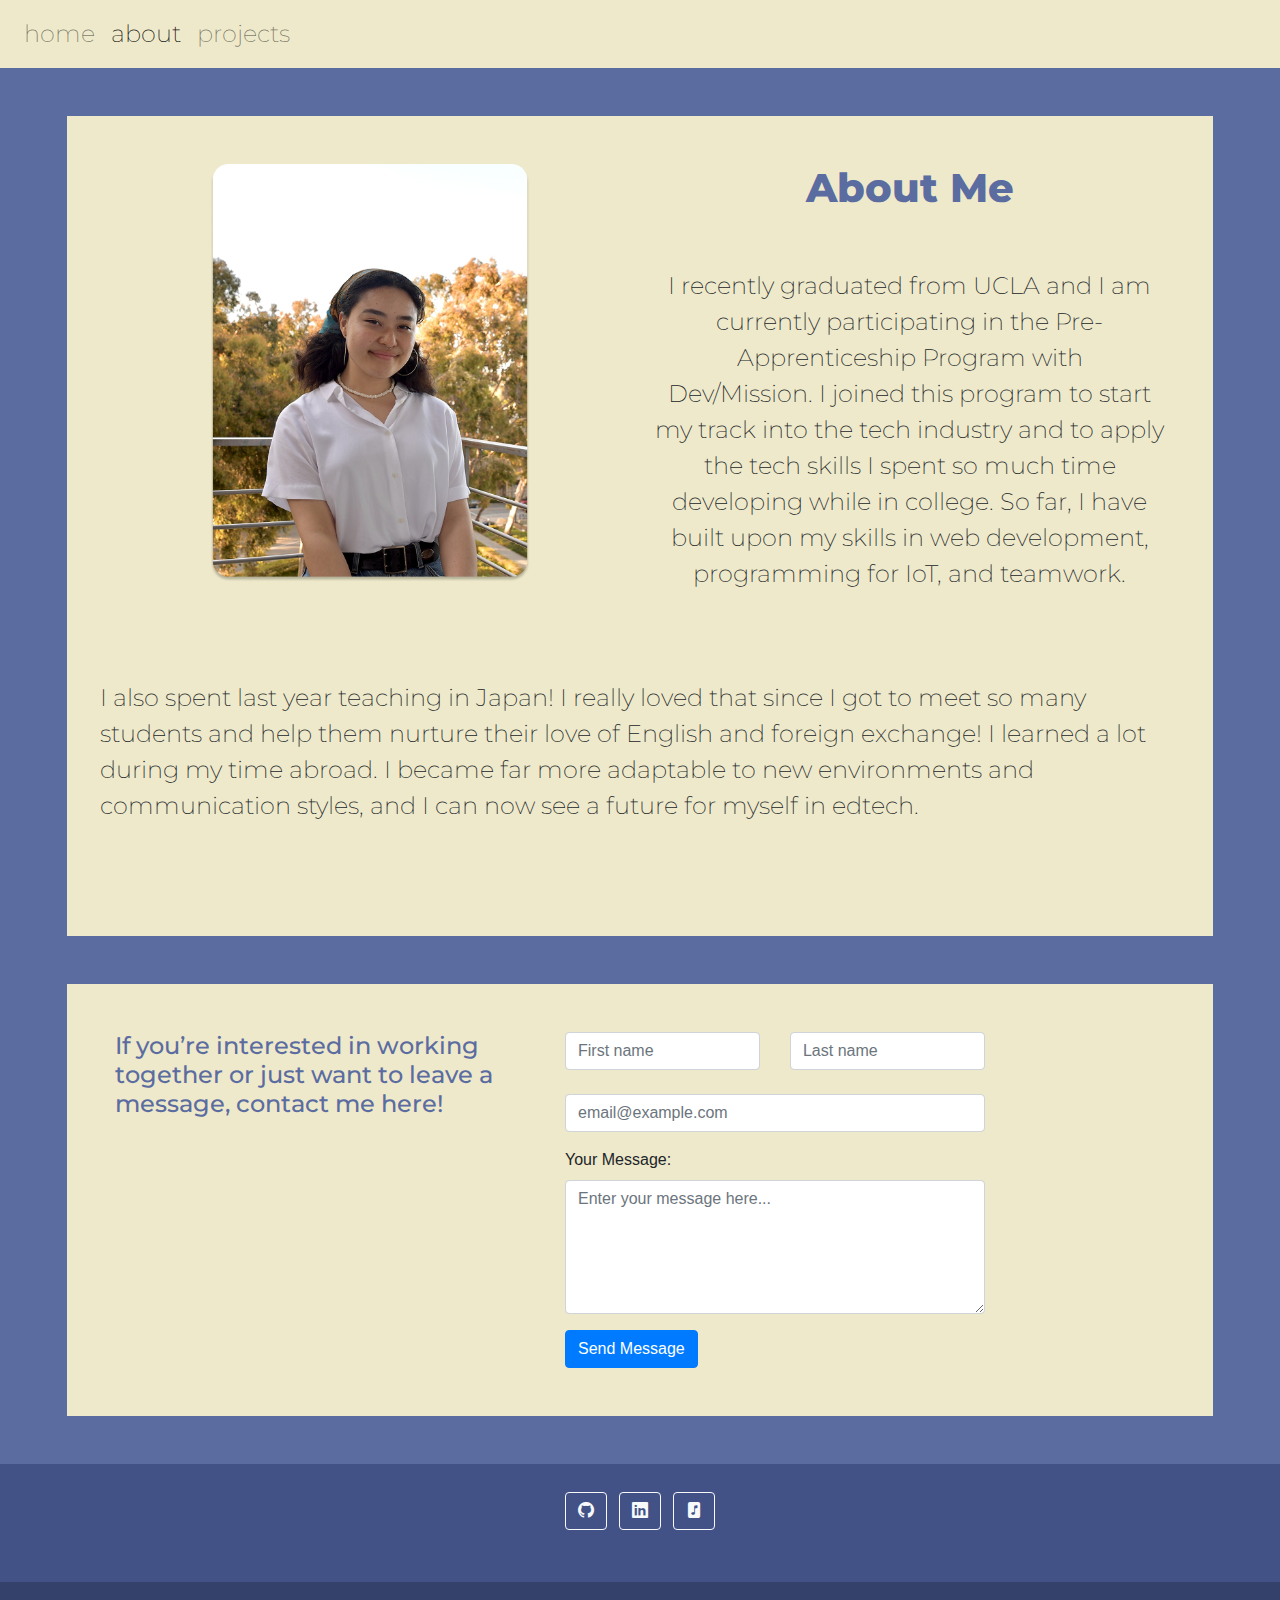
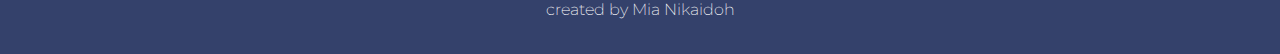
<file: about.html>
<!DOCTYPE html>
<html lang="en">

<head>
  <meta charset="utf-8" />
  <title>About</title>
  <!--add other stuff here, like font etc-->
  <!-- Bootstrap CSS -->
  <link rel="stylesheet" href="https://cdn.jsdelivr.net/npm/bootstrap@4.4.1/dist/css/bootstrap.min.css"
    integrity="sha384-Vkoo8x4CGsO3+Hhxv8T/Q5PaXtkKtu6ug5TOeNV6gBiFeWPGFN9MuhOf23Q9Ifjh" crossorigin="anonymous" />

  <!-- Bootstrap Icons MAY NOT BE NEEDED~-->
  <link href="https://cdn.jsdelivr.net/npm/bootstrap-icons@1.11.3/font/bootstrap-icons.css" rel="stylesheet" />
  <!-- animate.style -->
  <link rel="stylesheet" href="https://cdnjs.cloudflare.com/ajax/libs/animate.css/4.1.1/animate.min.css" />

  <!-- Google Font Import -->
  <link rel="preconnect" href="https://fonts.googleapis.com" />
  <link rel="preconnect" href="https://fonts.gstatic.com" crossorigin />
  <link href="https://fonts.googleapis.com/css2?family=Montserrat:ital,wght@0,100..900;1,100..900&display=swap"
    rel="stylesheet" />

  <!-- Custom CSS -->
  <link href="style.css" rel="stylesheet" />

  <!-- JavaScript -->
  <script src="script.js"></script>
</head>

<body>
  <header>
    <!-- Navbar IDK HOW TO MAKE THE TOGGLE FUNCTIONAL!-->

    <nav class="navbar navbar-expand-lg navbar-light" style="background-color: #eee9ca">
      <!--<a class="navbar-brand" href="#">Navbar</a> can replace w image? -->
      <button class="navbar-toggler" type="button" data-toggle="collapse" data-target="#navbarNav"
        aria-controls="navbarNav" aria-expanded="false" aria-label="Toggle navigation">
        <!--idk how to make the dropdown menu once it collapses!!!-->
        <span class="navbar-toggler-icon"></span>
      </button>
      <div class="collapse navbar-collapse" id="navbarNav">
        <ul class="navbar-nav">
          <li class="nav-item">
            <a class="nav-link" href="index.html">home </a>
          </li>
          <li class="nav-item active">
            <a class="nav-link" href="about.html">about <span class="sr-only">(current)</span></a>
          </li>
          <li class="nav-item">
            <a class="nav-link" href="projects.html">projects </a>
          </li>
        </ul>
      </div>
    </nav>
  </header>

  <main>
    <div class="container my-5 col-12">
      <div class="yellowTextBox p-5 col-11">
        <div class="row text-center">
          <div class="col-md-6">
            <!-- fix this, GITHUB CANT FIND THE IMAGE -->
            <img src="./images/headshot1.png" alt="Mia's headshot" class="headshot" />
          </div>
          <div class="col-md-6">
            <h1 class="animate__animated animate__fadeInDown">About Me</h1>
            <br><br>
            <p>
              I recently graduated from UCLA and I am currently
              participating in the Pre-Apprenticeship Program with
              Dev/Mission. I joined this program to start my track into the
              tech industry and to apply the tech skills I spent so much
              time developing while in college. So far, I have built upon my skills in web development, programming for
              IoT, and teamwork.
            </p>
          </div>
        </div>
        <div class="row my-5">
          <br>
          <p>
            I also spent last year teaching in Japan! I really loved that since
            I got to meet so many students and help them nurture their love of
            English and foreign exchange! I learned a lot during my time abroad.
            I became far more adaptable to new environments and communication styles, and I can now see a future for
            myself in edtech.
          </p>
        </div>
      </div>
    </div>

    <!-- FORM CONTAINER -->
    <div class="container my-5 col-12">
      <div class="yellowTextBox p-5 col-11">
        <div class="row">
          
          <h2 class="col-5">If you’re interested in working together or just want to leave a message, contact me here!</h2>

          <form class="col-5" class="contactForm" action="https://api.web3forms.com/submit" method="POST" id="contactForm">
            <input type="hidden" name="access_key" value="fa328218-5b57-4770-a55a-db8fdec05057">
            <input type="hidden" name="from_name" value="Web3Forms Submission">
            <div class="row">
              <div class="col">
                <input type="text" class="form-control" name="First Name" placeholder="First name" required>
              </div>
              <div class="col">
                <input type="text" class="form-control" name="Last Name" placeholder="Last name">
              </div>
            </div>
            <br>
            <div class="form-group">
              <input type="email" name="email" class="form-control" id="exampleFormControlInput1" placeholder="email@example.com">
            </div>
            <div class="form-group">
              <label for="myTextarea">Your Message:</label>
              <textarea class="form-control" name="message" id="myTextarea" rows="5"
                placeholder="Enter your message here..." required></textarea>
            </div>
            <button class="btn btn-primary" type="submit">Send Message</button>
          </form>
          <div id="formStatus"></div>
        </div>
      </div>
    </div>
  
  </main>

  <footer class=" text-center text-white" style="background-color: #425286;">
    <!-- Grid container -->
    <div class="container p-4 pb-0">
      <!-- Section: Social media -->
      <section class="mb-4">
        <!-- GitHub -->
        <a class="btn btn-outline-light btn-floating m-1" href="https://github.com/mnikaidoh" target="_blank"
          role="button"><i class="bi bi-github"></i></a>

        <!-- Linkedin -->
        <a class="btn btn-outline-light btn-floating m-1" href="https://www.linkedin.com/in/mianikaidoh" target="_blank"
          role="button"><i class="bi bi-linkedin"></i></a>

        <!-- Song Page -->
        <a class="btn btn-outline-light btn-floating m-1" href="https://mnikaidoh.github.io/Mia-Poem-or-Song/" target="_blank"
          role="button"><i class="bi bi-file-music-fill"></i></a>

      </section>
      <!-- Section: Social media -->
    </div>
    <!-- Grid container -->

    <!-- Copyright -->
    <div class="text-center p-3" style="background-color: rgba(0, 0, 0, 0.2);">
      <p class="smallText">
        created by Mia Nikaidoh</p>
    </div>
  </footer>
</body>

</html>
</file>
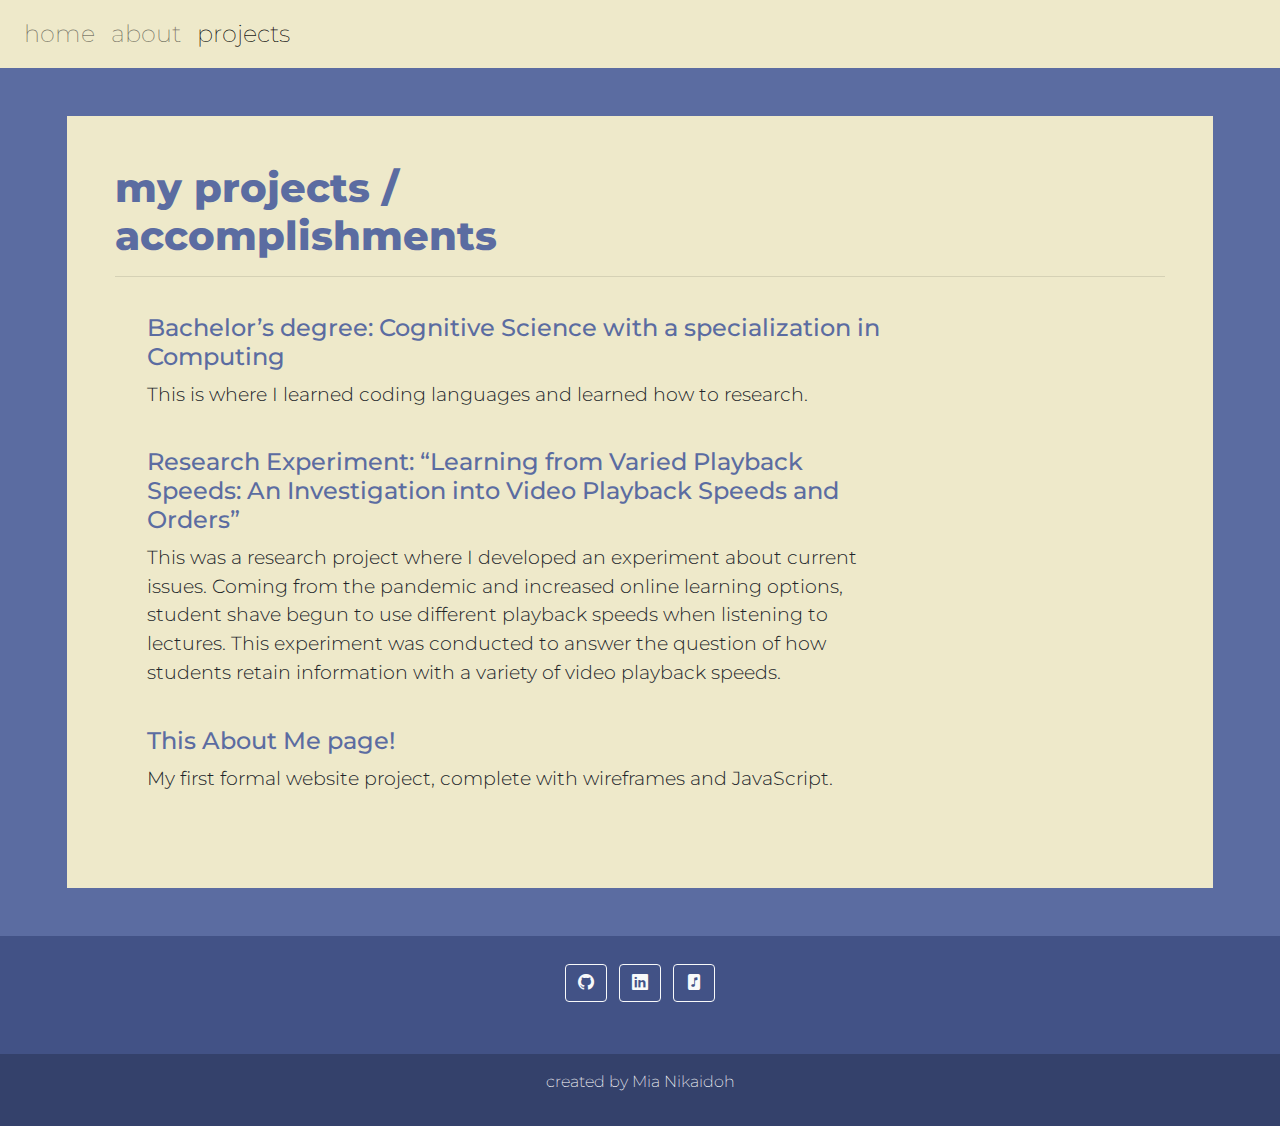
<file: projects.html>
<!DOCTYPE html>
<html lang="en">
  <head>
    <meta charset="utf-8" />
    <title>projects</title>
    <!--add other stuff here, like font etc-->
    <!-- Bootstrap CSS -->
    <link
      rel="stylesheet"
      href="https://cdn.jsdelivr.net/npm/bootstrap@4.4.1/dist/css/bootstrap.min.css"
      integrity="sha384-Vkoo8x4CGsO3+Hhxv8T/Q5PaXtkKtu6ug5TOeNV6gBiFeWPGFN9MuhOf23Q9Ifjh"
      crossorigin="anonymous"
    />

    <!-- Bootstrap Icons MAY NOT BE NEEDED~-->
    <link
      href="https://cdn.jsdelivr.net/npm/bootstrap-icons@1.11.3/font/bootstrap-icons.css"
      rel="stylesheet"
    />
    <!-- animate.style -->
    <link
      rel="stylesheet"
      href="https://cdnjs.cloudflare.com/ajax/libs/animate.css/4.1.1/animate.min.css"
    />

    <!-- Google Font Import -->
    <link rel="preconnect" href="https://fonts.googleapis.com" />
    <link rel="preconnect" href="https://fonts.gstatic.com" crossorigin />
    <link
      href="https://fonts.googleapis.com/css2?family=Montserrat:ital,wght@0,100..900;1,100..900&display=swap"
      rel="stylesheet"
    />

    <!-- Custom CSS -->
    <link href="style.css" rel="stylesheet" />

    <!-- JavaScript -->
    <script src="script.js"></script>
  </head>
  <!--TO ADD: LINKS TO PROJECTS, THE OTHER PROJECTS FROM THIS COURSE, HOVER ANIMATION WITH LINKS-->

  <body>
    <header>
      <!-- Navbar -->
      <nav
        class="navbar navbar-expand-lg navbar-light"
        style="background-color: #eee9ca"
      >
        <!--<a class="navbar-brand" href="#">Navbar</a> can replace w image? -->
        <button
          class="navbar-toggler"
          type="button"
          data-toggle="collapse"
          data-target="#navbarNav"
          aria-controls="navbarNav"
          aria-expanded="false"
          aria-label="Toggle navigation"
        >
          <span class="navbar-toggler-icon"></span>
        </button>
        <div class="collapse navbar-collapse" id="navbarNav">
          <ul class="navbar-nav">
            <li class="nav-item">
              <a class="nav-link" href="index.html">home </a>
            </li>
            <li class="nav-item">
              <a class="nav-link" href="about.html">about </a>
            </li>
            <li class="nav-item active">
              <a class="nav-link" href="projects.html"
                >projects <span class="sr-only">(current)</span></a
              >
            </li>
          </ul>
        </div>
      </nav>
    </header>
    <main>
      <div class="container my-5 col-12">
        <div class="yellowTextBox p-5 col-11">
          <h1 class="animate__animated animate__fadeInDown">
            my projects /<br />accomplishments
          </h1>
          <hr />
          <div class="projectList col-9">
            <h2>
              Bachelor’s degree: Cognitive Science with a specialization in
              Computing
            </h2>
            <p>
              This is where I learned coding languages and learned how to
              research.
            </p>
            <br />
            <h2>
              Research Experiment: “Learning from Varied Playback Speeds: An
              Investigation into Video Playback Speeds and Orders”
            </h2>
            <p>
              This was a research project where I developed an experiment about
              current issues. Coming from the pandemic and increased online
              learning options, student shave begun to use different playback
              speeds when listening to lectures. This experiment was conducted
              to answer the question of how students retain information with a
              variety of video playback speeds.
            </p>
            <br />
            <h2>This About Me page!</h2>
            <p>
              My first formal website project, complete with wireframes and
              JavaScript.
            </p>
          </div>
        </div>
      </div>
    </main>
    <footer class="text-center text-white" style="background-color: #425286">
      <!-- Grid container -->
      <div class="container p-4 pb-0">
        <!-- Section: Social media -->
        <section class="mb-4">
          <!-- GitHub -->
          <a
            class="btn btn-outline-light btn-floating m-1"
            href="https://github.com/mnikaidoh"
            target="_blank"
            role="button"
            ><i class="bi bi-github"></i
          ></a>

          <!-- Linkedin -->
          <a
            class="btn btn-outline-light btn-floating m-1"
            href="https://www.linkedin.com/in/mianikaidoh"
            target="_blank"
            role="button"
            ><i class="bi bi-linkedin"></i
          ></a>

          <!-- Song Page -->
          <a
            class="btn btn-outline-light btn-floating m-1"
            href="https://mnikaidoh.github.io/Mia-Poem-or-Song/"
            target="_blank"
            role="button"
            ><i class="bi bi-file-music-fill"></i
          ></a>
        </section>
        <!-- Section: Social media -->
      </div>
      <!-- Grid container -->

      <!-- Copyright -->
      <div class="text-center p-3" style="background-color: rgba(0, 0, 0, 0.2)">
        <p class="smallText">created by Mia Nikaidoh</p>
      </div>
    </footer>
  </body>
</html>
</file>
<file: style.css>
body {
  font-family: sans-serif;
  padding: 0;
  background-color: #5b6ca1;
}
p,
a {
  font-family: "Montserrat", sans-serif;
  font-weight: 200;
  font-size: 1.5rem;
}
h1 {
  font-family: "Montserrat", sans-serif;
  font-weight: 800;
  color: #5b6ca1;
}
h2 {
  font-family: "Montserrat", sans-serif;
  font-weight: 500;
  color: #5b6ca1;
  font-size: 1.5rem;
}
.container {
  /*EDIT THIS,, ITS RUINING MY FOOTER*/
  /*background-color: #EEE9CA;*/
  display: flex;
  justify-content: center;
}
.yellowTextBox {
  background-color: #eee9ca;
}
.projectList {
  margin: 1rem;
  padding: 1rem;
  line-height: 1.5;
  font-weight: 190;
}
.projectList p {
  font-weight: 300;
  font-size: 1.2rem;
}

.headshot {
  width: 20rem;
}
.smallText {
  font-family: "Montserrat", sans-serif;
  font-weight: 200;
  font-size: 1rem;
}

.contactForm button {
  background: linear-gradient(270deg, #5b6ca1, #eee9ca);
}
.centerForm {
  text-align: center;
}
hr {
  height: 5px;
  color: #5b6ca1;
}
</file>
